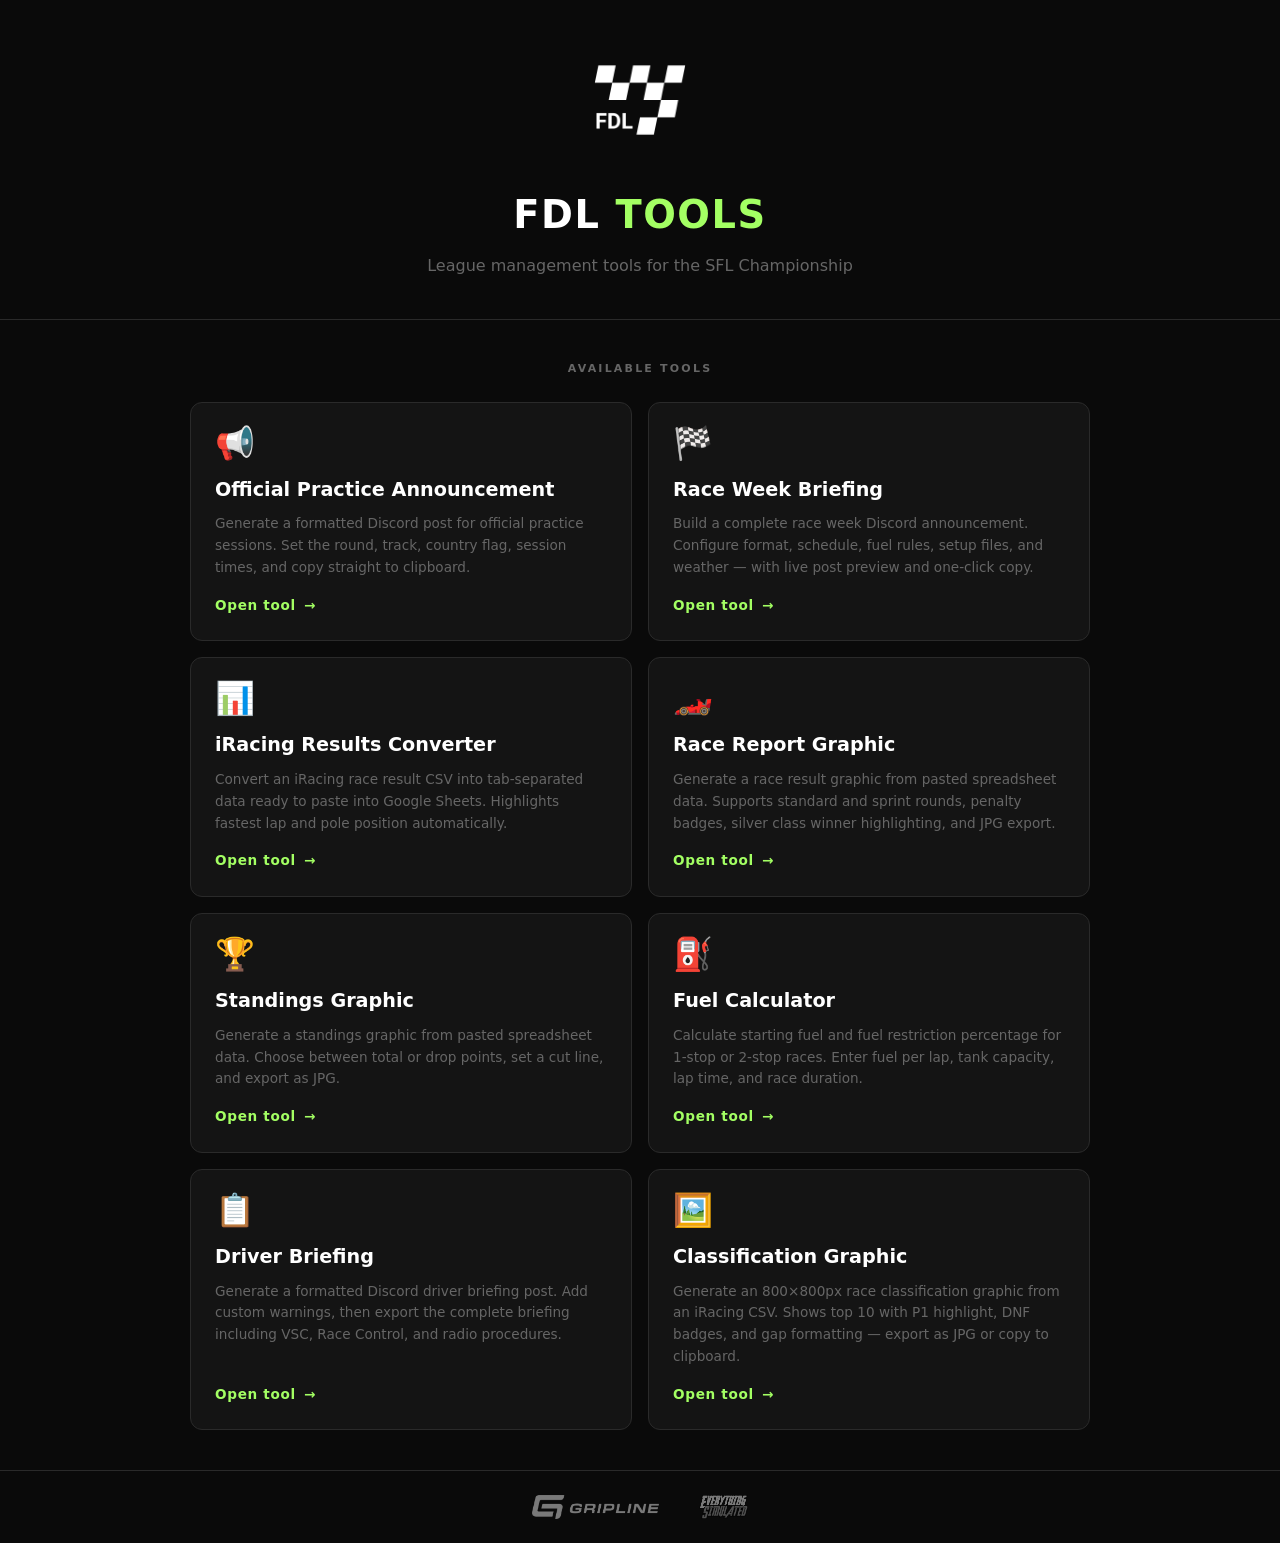
<file: index.html>
<!DOCTYPE html>
<html lang="en">
<head>
  <meta charset="UTF-8">
  <meta name="viewport" content="width=device-width, initial-scale=1.0">
  <title>FDL Tools</title>
  <link rel="stylesheet" href="./theme.css">
  <style>
    .home-wrapper {
      min-height: 100vh;
      display: flex;
      flex-direction: column;
    }

    /* ── Hero ────────────────────────────────────────── */
    .hero {
      padding: var(--space-xl) var(--space-lg);
      border-bottom: 1px solid var(--color-border);
      text-align: center;
    }

    .hero__logo {
      width: 120px;
      height: auto;
      margin-bottom: var(--space-lg);
      display: block;
      margin-left: auto;
      margin-right: auto;
    }

    .hero__title {
      font-size: 2.4rem;
      font-weight: 700;
      color: var(--color-text);
      letter-spacing: 0.04em;
      text-transform: uppercase;
      margin-bottom: var(--space-sm);
    }

    .hero__title span {
      color: var(--color-accent);
    }

    .hero__subtitle {
      font-size: var(--text-base);
      color: var(--color-text-muted);
    }

    /* ── Tool grid ───────────────────────────────────── */
    .tools-section {
      flex: 1;
      padding: var(--space-xl) var(--space-lg);
    }

    .tools-section__label {
      font-size: 11px;
      font-weight: 700;
      letter-spacing: 0.2em;
      text-transform: uppercase;
      color: var(--color-text-muted);
      margin-bottom: var(--space-lg);
      text-align: center;
    }

    .tools-grid {
      display: grid;
      grid-template-columns: repeat(auto-fill, minmax(320px, 1fr));
      gap: var(--space-md);
      max-width: 900px;
      margin: 0 auto;
    }

    .tool-card {
      display: flex;
      flex-direction: column;
      background: var(--color-surface);
      border: 1px solid var(--color-border);
      border-radius: var(--radius-lg);
      padding: var(--space-lg);
      text-decoration: none;
      color: inherit;
      transition: border-color 0.15s, transform 0.15s;
      position: relative;
      overflow: hidden;
    }

    .tool-card::before {
      content: '';
      position: absolute;
      top: 0;
      left: 0;
      right: 0;
      height: 2px;
      background: var(--color-accent);
      opacity: 0;
      transition: opacity 0.15s;
    }

    .tool-card:hover {
      border-color: var(--color-accent);
      transform: translateY(-2px);
    }

    .tool-card:hover::before {
      opacity: 1;
    }

    .tool-card__icon {
      font-size: 2rem;
      margin-bottom: var(--space-md);
      line-height: 1;
    }

    .tool-card__name {
      font-size: var(--text-lg);
      font-weight: 700;
      color: var(--color-text);
      margin-bottom: var(--space-sm);
    }

    .tool-card__desc {
      font-size: var(--text-sm);
      color: var(--color-text-muted);
      line-height: 1.6;
      flex: 1;
      margin-bottom: var(--space-md);
    }

    .tool-card__cta {
      display: inline-flex;
      align-items: center;
      gap: var(--space-sm);
      font-size: var(--text-sm);
      font-weight: 700;
      color: var(--color-accent);
      letter-spacing: 0.05em;
    }

    .tool-card__cta::after {
      content: '→';
      transition: transform 0.15s;
    }

    .tool-card:hover .tool-card__cta::after {
      transform: translateX(4px);
    }

    /* ── Footer ──────────────────────────────────────── */
    .footer {
      padding: var(--space-lg);
      border-top: 1px solid var(--color-border);
      display: flex;
      align-items: center;
      justify-content: center;
      gap: var(--space-xl);
      flex-wrap: wrap;
    }

    .footer__sponsor {
      display: flex;
      align-items: center;
      gap: var(--space-sm);
      opacity: 0.45;
      transition: opacity 0.15s;
    }

    .footer__sponsor:hover {
      opacity: 0.7;
    }

    .footer__sponsor img {
      height: 24px;
      width: auto;
      filter: grayscale(1) brightness(2);
    }

    .footer__sponsor span {
      font-size: var(--text-sm);
      color: var(--color-text-muted);
    }
  </style>
</head>
<body>
  <div class="home-wrapper">

    <section class="hero">
      <img class="hero__logo" src="./assets/logos/white-fdl-logo.png" alt="FDL logo">
      <h1 class="hero__title">FDL <span>Tools</span></h1>
      <p class="hero__subtitle">League management tools for the SFL Championship</p>
    </section>

    <section class="tools-section">
      <p class="tools-section__label">Available Tools</p>
      <div class="tools-grid">

        <a class="tool-card" href="./src/official-practice-announcement/index.html">
          <div class="tool-card__icon">📢</div>
          <div class="tool-card__name">Official Practice Announcement</div>
          <p class="tool-card__desc">
            Generate a formatted Discord post for official practice sessions.
            Set the round, track, country flag, session times, and copy straight to clipboard.
          </p>
          <span class="tool-card__cta">Open tool</span>
        </a>

        <a class="tool-card" href="./src/race-week-briefing/index.html">
          <div class="tool-card__icon">🏁</div>
          <div class="tool-card__name">Race Week Briefing</div>
          <p class="tool-card__desc">
            Build a complete race week Discord announcement. Configure format, schedule,
            fuel rules, setup files, and weather — with live post preview and one-click copy.
          </p>
          <span class="tool-card__cta">Open tool</span>
        </a>

        <a class="tool-card" href="./src/iracing-results-converter/index.html">
          <div class="tool-card__icon">📊</div>
          <div class="tool-card__name">iRacing Results Converter</div>
          <p class="tool-card__desc">
            Convert an iRacing race result CSV into tab-separated data ready to paste into
            Google Sheets. Highlights fastest lap and pole position automatically.
          </p>
          <span class="tool-card__cta">Open tool</span>
        </a>

        <a class="tool-card" href="./src/race-report-graphic/index.html">
          <div class="tool-card__icon">🏎️</div>
          <div class="tool-card__name">Race Report Graphic</div>
          <p class="tool-card__desc">
            Generate a race result graphic from pasted spreadsheet data.
            Supports standard and sprint rounds, penalty badges, silver class winner highlighting, and JPG export.
          </p>
          <span class="tool-card__cta">Open tool</span>
        </a>

        <a class="tool-card" href="./src/standings-graphic/index.html">
          <div class="tool-card__icon">🏆</div>
          <div class="tool-card__name">Standings Graphic</div>
          <p class="tool-card__desc">
            Generate a standings graphic from pasted spreadsheet data.
            Choose between total or drop points, set a cut line, and export as JPG.
          </p>
          <span class="tool-card__cta">Open tool</span>
        </a>

        <a class="tool-card" href="./src/fuel-calculator/index.html">
          <div class="tool-card__icon">⛽</div>
          <div class="tool-card__name">Fuel Calculator</div>
          <p class="tool-card__desc">
            Calculate starting fuel and fuel restriction percentage for 1-stop or 2-stop races.
            Enter fuel per lap, tank capacity, lap time, and race duration.
          </p>
          <span class="tool-card__cta">Open tool</span>
        </a>

        <a class="tool-card" href="./src/driver-briefing/index.html">
          <div class="tool-card__icon">📋</div>
          <div class="tool-card__name">Driver Briefing</div>
          <p class="tool-card__desc">
            Generate a formatted Discord driver briefing post. Add custom warnings,
            then export the complete briefing including VSC, Race Control, and radio procedures.
          </p>
          <span class="tool-card__cta">Open tool</span>
        </a>

        <a class="tool-card" href="./src/classification-graphic/index.html">
          <div class="tool-card__icon">🖼️</div>
          <div class="tool-card__name">Classification Graphic</div>
          <p class="tool-card__desc">
            Generate an 800×800px race classification graphic from an iRacing CSV.
            Shows top 10 with P1 highlight, DNF badges, and gap formatting — export as JPG or copy to clipboard.
          </p>
          <span class="tool-card__cta">Open tool</span>
        </a>

      </div>
    </section>

    <footer class="footer">
      <div class="footer__sponsor">
        <img src="./assets/logos/gripline-logo.png" alt="Gripline">
      </div>
      <div class="footer__sponsor">
        <img src="./assets/logos/everything-simulated-logo.webp" alt="Everything Simulated">
      </div>
    </footer>

  </div>
</body>
</html>
</file>
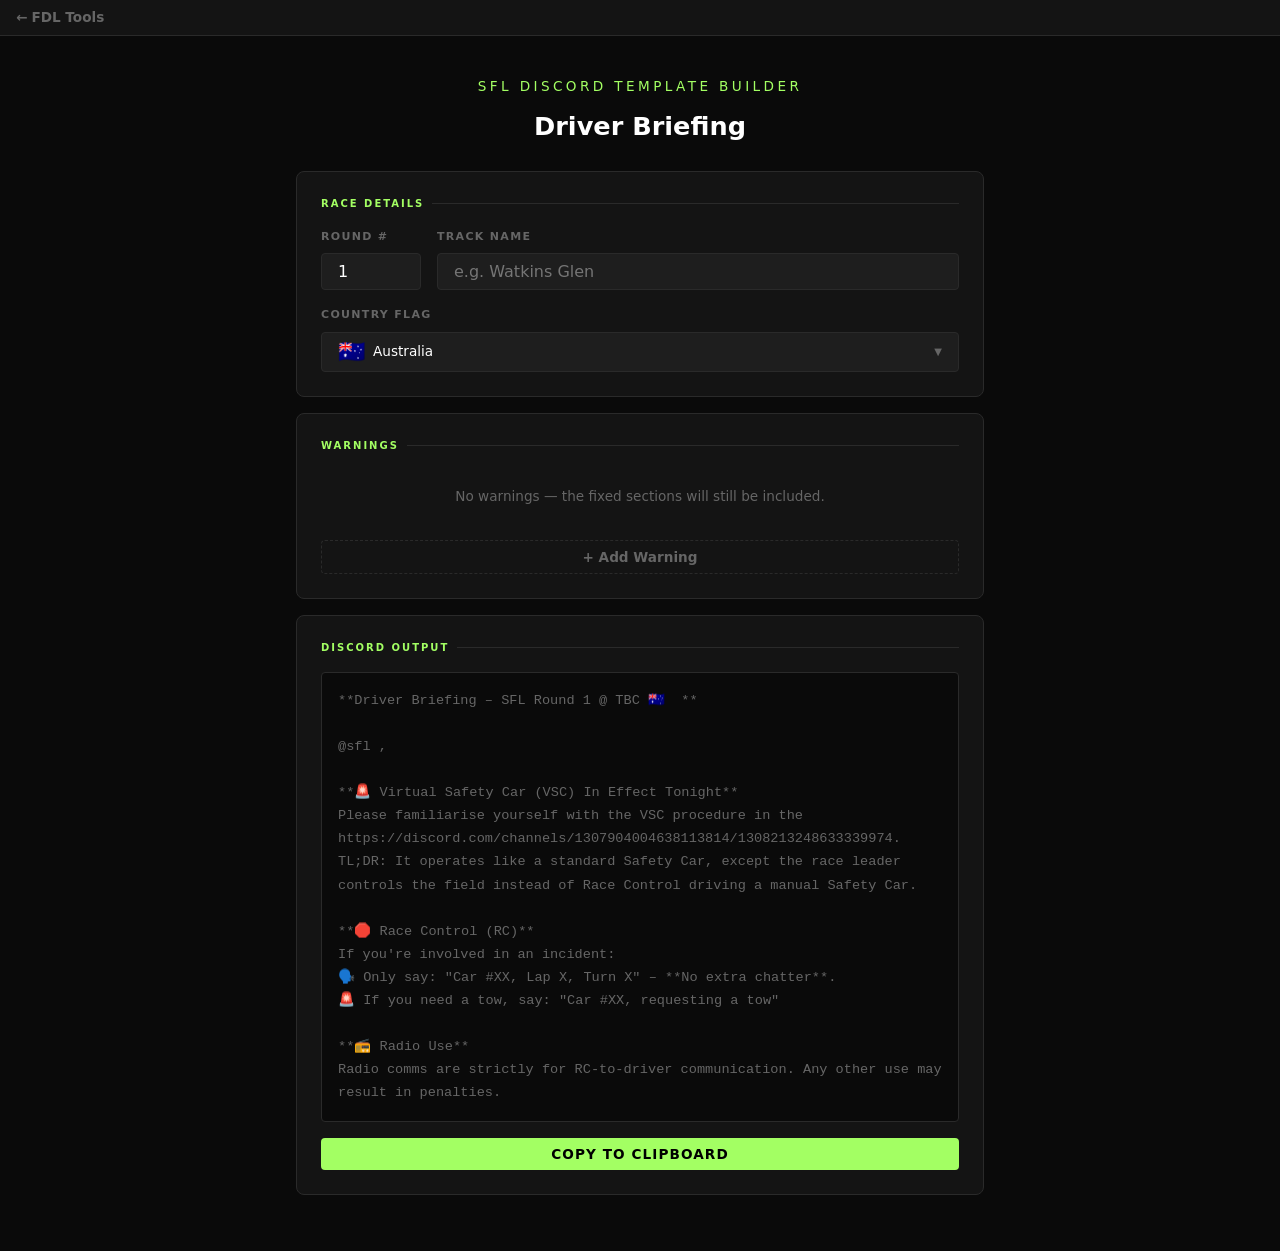
<file: src/driver-briefing/index.html>
<!DOCTYPE html>
<html lang="en">
<head>
  <meta charset="UTF-8">
  <meta name="viewport" content="width=device-width, initial-scale=1.0">
  <title>Driver Briefing — FDL Tools</title>
  <link rel="stylesheet" href="../../theme.css">
  <link rel="stylesheet" href="./style.css">
</head>
<body>

  <nav class="topnav">
    <a href="../../index.html" class="home-btn">FDL Tools</a>
  </nav>

  <div class="page-wrapper">

    <header class="page-header">
      <div class="page-header__label">SFL Discord Template Builder</div>
      <h1 class="page-header__title">Driver Briefing</h1>
    </header>

    <!-- Card 1: Race Details -->
    <div class="card">
      <div class="section-title">RACE DETAILS</div>

      <div class="grid-round-track">
        <div class="form-group">
          <label class="label" for="round-number">Round #</label>
          <input type="number" id="round-number" class="input-field" min="1" max="20" value="1">
        </div>
        <div class="form-group">
          <label class="label" for="track-name">Track Name</label>
          <input type="text" id="track-name" class="input-field" placeholder="e.g. Watkins Glen">
        </div>
      </div>

      <div class="form-group">
        <label class="label">Country Flag</label>
        <div class="flag-dropdown" id="flag-dropdown">
          <div class="flag-trigger" id="flag-trigger" tabindex="0" role="button" aria-haspopup="listbox">
            <span class="flag-trigger__code" id="flag-trigger-code"></span>
            <span class="flag-trigger__name" id="flag-trigger-name"></span>
            <span class="flag-trigger__chevron" aria-hidden="true">▼</span>
          </div>
          <div class="flag-panel" id="flag-panel" role="listbox">
            <input type="text" class="flag-search" id="flag-search" placeholder="Search country..." autocomplete="off">
            <div class="flag-list" id="flag-list"></div>
          </div>
        </div>
      </div>
    </div>

    <!-- Card 2: Warnings -->
    <div class="card">
      <div class="section-title">WARNINGS</div>
      <div id="warnings-list"></div>
      <button class="add-warning-btn" id="add-warning-btn">+ Add Warning</button>
    </div>

    <!-- Card 3: Output -->
    <div class="card">
      <div class="section-title">DISCORD OUTPUT</div>
      <div class="raw-output" id="raw-output"></div>
      <button class="copy-btn" id="copy-btn">Copy to Clipboard</button>
    </div>

  </div>

  <script src="./index.js"></script>
</body>
</html>
</file>
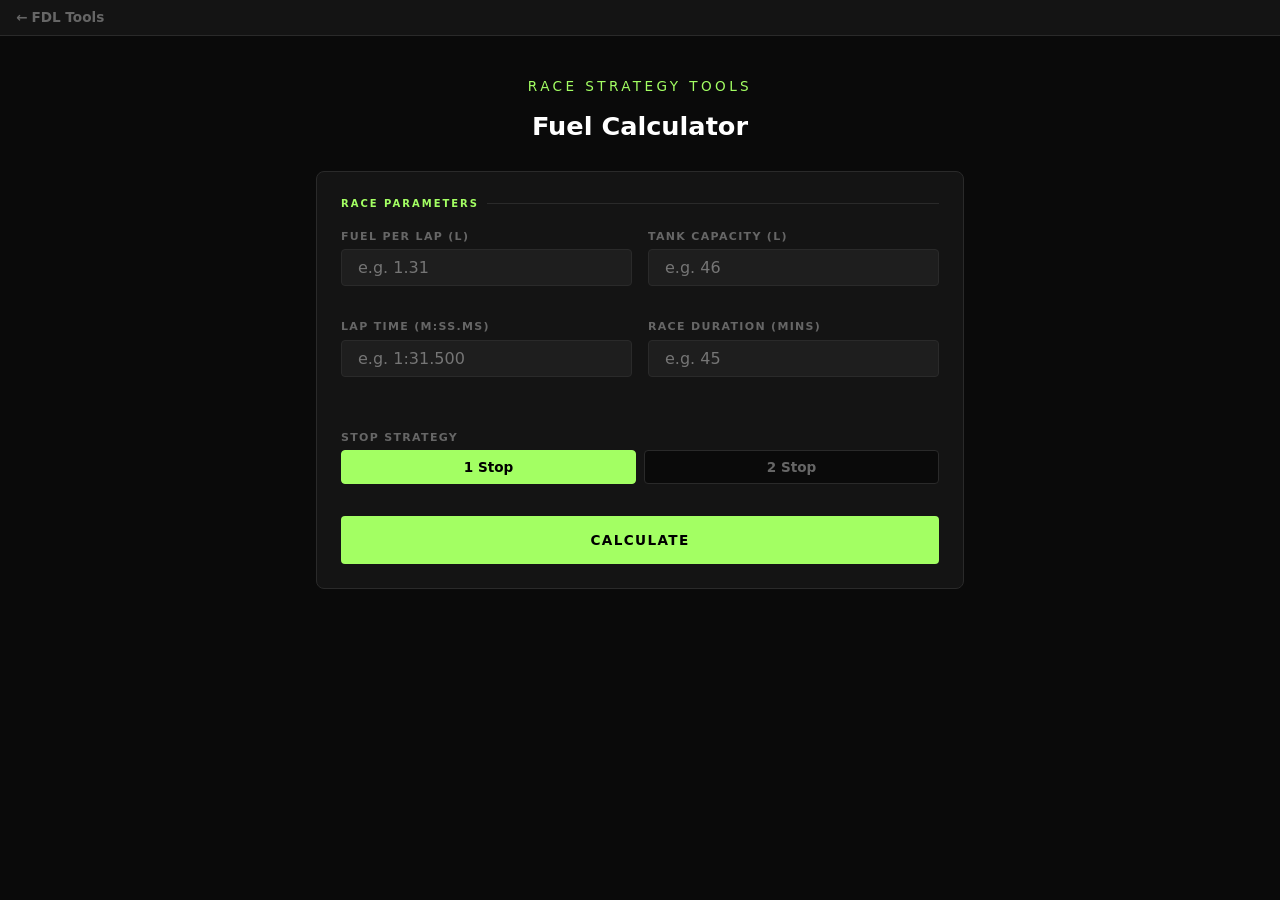
<file: src/fuel-calculator/index.html>
<!DOCTYPE html>
<html lang="en">
<head>
  <meta charset="UTF-8">
  <meta name="viewport" content="width=device-width, initial-scale=1.0">
  <title>Fuel Calculator — FDL Tools</title>
  <link rel="stylesheet" href="../../theme.css">
  <link rel="stylesheet" href="./style.css">
</head>
<body>

  <nav class="topnav">
    <a href="../../index.html" class="home-btn">FDL Tools</a>
  </nav>

  <div class="page-wrapper">

    <header class="page-header">
      <div class="page-header__label">Race Strategy Tools</div>
      <h1 class="page-header__title">Fuel Calculator</h1>
    </header>

    <!-- Card 1: Inputs -->
    <div class="card">
      <div class="section-title">RACE PARAMETERS</div>

      <div class="grid-2">
        <div class="form-group">
          <label class="label" for="fuel-per-lap">Fuel Per Lap (L)</label>
          <input type="number" id="fuel-per-lap" class="input-field" step="0.01" min="0.1" placeholder="e.g. 1.31">
        </div>
        <div class="form-group">
          <label class="label" for="tank-capacity">Tank Capacity (L)</label>
          <input type="number" id="tank-capacity" class="input-field" step="0.1" min="1" placeholder="e.g. 46">
        </div>
      </div>

      <div class="grid-2">
        <div class="form-group">
          <label class="label" for="lap-time">Lap Time (m:ss.ms)</label>
          <input type="text" id="lap-time" class="input-field" placeholder="e.g. 1:31.500">
          <span class="field-hint" id="lap-time-hint"></span>
        </div>
        <div class="form-group">
          <label class="label" for="race-duration">Race Duration (mins)</label>
          <input type="number" id="race-duration" class="input-field" step="1" min="1" placeholder="e.g. 45">
        </div>
      </div>

      <div class="form-group">
        <label class="label">Stop Strategy</label>
        <div class="toggle-btns">
          <button class="toggle-btn toggle-btn--active" data-stops="1">1 Stop</button>
          <button class="toggle-btn" data-stops="2">2 Stop</button>
        </div>
      </div>

      <div id="error-msg" class="error-msg" style="display:none"></div>

      <button class="calc-btn" id="calc-btn">CALCULATE</button>
    </div>

    <!-- Card 2: Results -->
    <div class="card" id="results-card" style="display:none">
      <div class="section-title">RESULTS</div>

      <!-- Race overview -->
      <div class="result-group">
        <div class="result-row">
          <span class="result-label">Total Laps</span>
          <span class="result-value" id="r-laps"></span>
        </div>
        <div class="result-row">
          <span class="result-label">Total Fuel Needed</span>
          <span class="result-value" id="r-total-fuel"></span>
        </div>
        <div class="result-row">
          <span class="result-label">Lap 1 Refuel (if needed)</span>
          <span class="result-value" id="r-lap1-refuel"></span>
        </div>
      </div>

      <!-- Key setup values -->
      <div class="highlight-row">
        <div class="highlight-card">
          <div class="highlight-card__label">Starting Fuel</div>
          <div class="highlight-card__value" id="r-starting-fuel"></div>
          <div class="highlight-card__adj">
            <button class="adj-btn" id="sf-minus">−0.5L</button>
            <button class="adj-btn" id="sf-plus">+0.5L</button>
          </div>
        </div>
        <div class="highlight-card">
          <div class="highlight-card__label">Fuel Restriction</div>
          <div class="highlight-card__value" id="r-restriction-pct"></div>
          <div class="highlight-card__sub" id="r-restriction-amount"></div>
          <div class="highlight-card__adj">
            <button class="adj-btn" id="rp-minus">−1%</button>
            <button class="adj-btn" id="rp-plus">+1%</button>
          </div>
        </div>
      </div>

      <!-- Pit strategy -->
      <div class="section-title" style="margin-top: var(--space-lg)">PIT STRATEGY</div>
      <div id="r-pits" class="pit-list"></div>

      <!-- Stint breakdown -->
      <div class="section-title" style="margin-top: var(--space-lg)">STINT BREAKDOWN</div>
      <div id="r-stints" class="stint-list"></div>
    </div>

  </div>

  <script src="./index.js"></script>
</body>
</html>
</file>
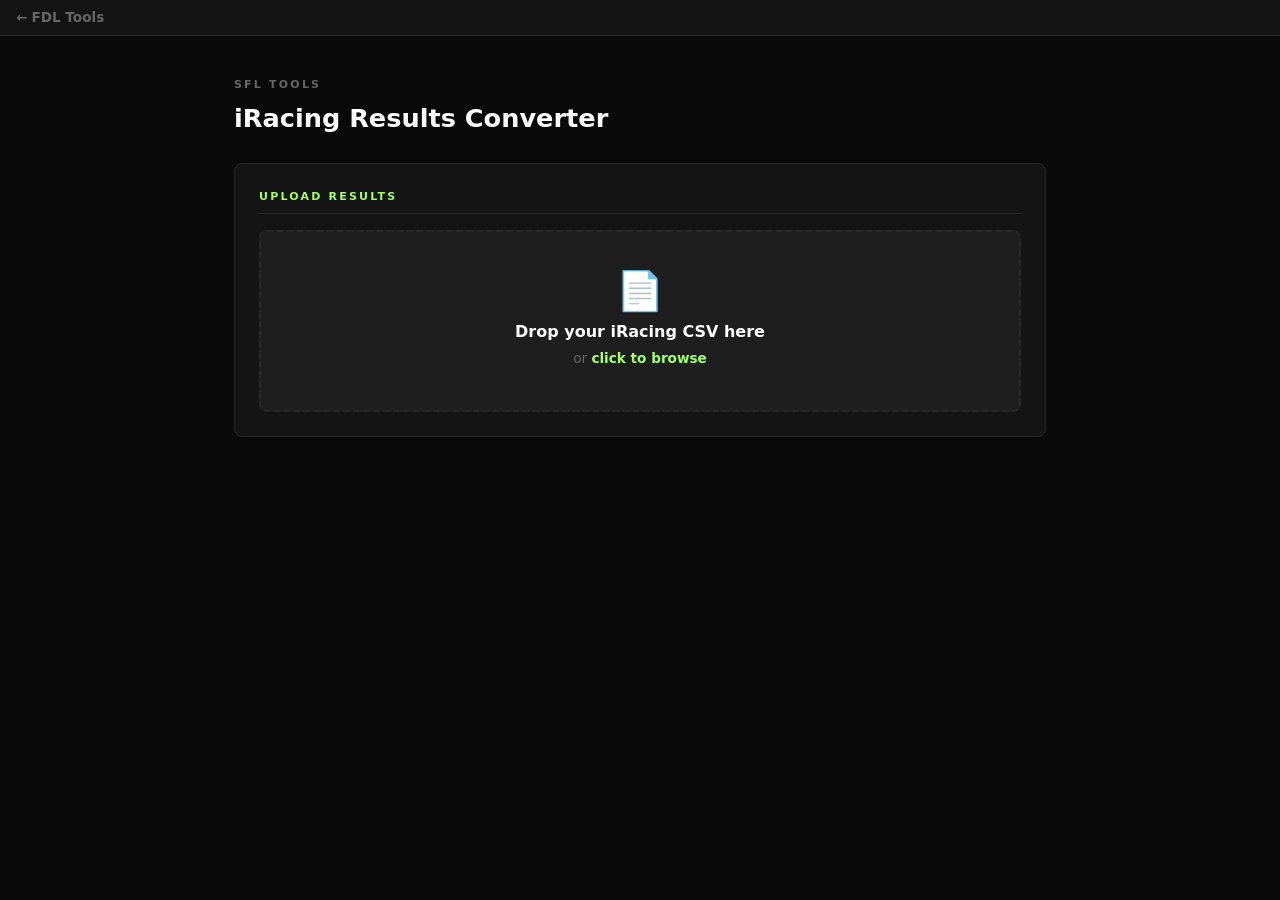
<file: src/iracing-results-converter/index.html>
<!DOCTYPE html>
<html lang="en">
<head>
  <meta charset="UTF-8">
  <meta name="viewport" content="width=device-width, initial-scale=1.0">
  <title>iRacing Results Converter — FDL Tools</title>
  <link rel="stylesheet" href="../../theme.css">
  <link rel="stylesheet" href="./style.css">
</head>
<body>

  <nav class="topnav">
    <a href="../../index.html" class="home-btn">FDL Tools</a>
  </nav>

  <div class="page-wrapper">

    <header class="page-header">
      <div class="page-header__label">SFL Tools</div>
      <h1 class="page-header__title">iRacing Results Converter</h1>
    </header>

    <!-- Upload card -->
    <div class="card">
      <div class="section-title">UPLOAD RESULTS</div>
      <div class="drop-zone" id="drop-zone">
        <div class="drop-zone__icon">📄</div>
        <div class="drop-zone__title">Drop your iRacing CSV here</div>
        <div class="drop-zone__hint">or <span>click to browse</span></div>
      </div>
      <div class="error-bar" id="error-bar"></div>
      <input type="file" id="file-input" accept=".csv,.txt">
    </div>

    <!-- Highlights -->
    <div class="results-section" id="highlights-section">
      <div class="highlights">
        <div class="highlight-card">
          <div class="highlight-card__badge">⚡ Fastest Lap</div>
          <div class="highlight-card__value" id="hl-fastest-time">—</div>
          <div class="highlight-card__sub" id="hl-fastest-name"></div>
        </div>
        <div class="highlight-card">
          <div class="highlight-card__badge">🥇 Pole Position</div>
          <div class="highlight-card__value" id="hl-pole-name">—</div>
          <div class="highlight-card__sub" id="hl-pole-time"></div>
        </div>
      </div>
    </div>

    <!-- Output card -->
    <div class="card results-section" id="output-section">
      <div class="section-title">TAB-SEPARATED OUTPUT</div>
      <div class="output-header">
        <div class="output-meta">
          <span id="output-count">0</span> drivers &mdash; paste directly into Google Sheets
        </div>
        <button class="copy-btn" id="copy-btn" disabled>Copy to Clipboard</button>
      </div>
      <textarea class="output-textarea" id="output-textarea" readonly spellcheck="false"></textarea>
    </div>

  </div>

  <script src="./index.js"></script>
</body>
</html>
</file>
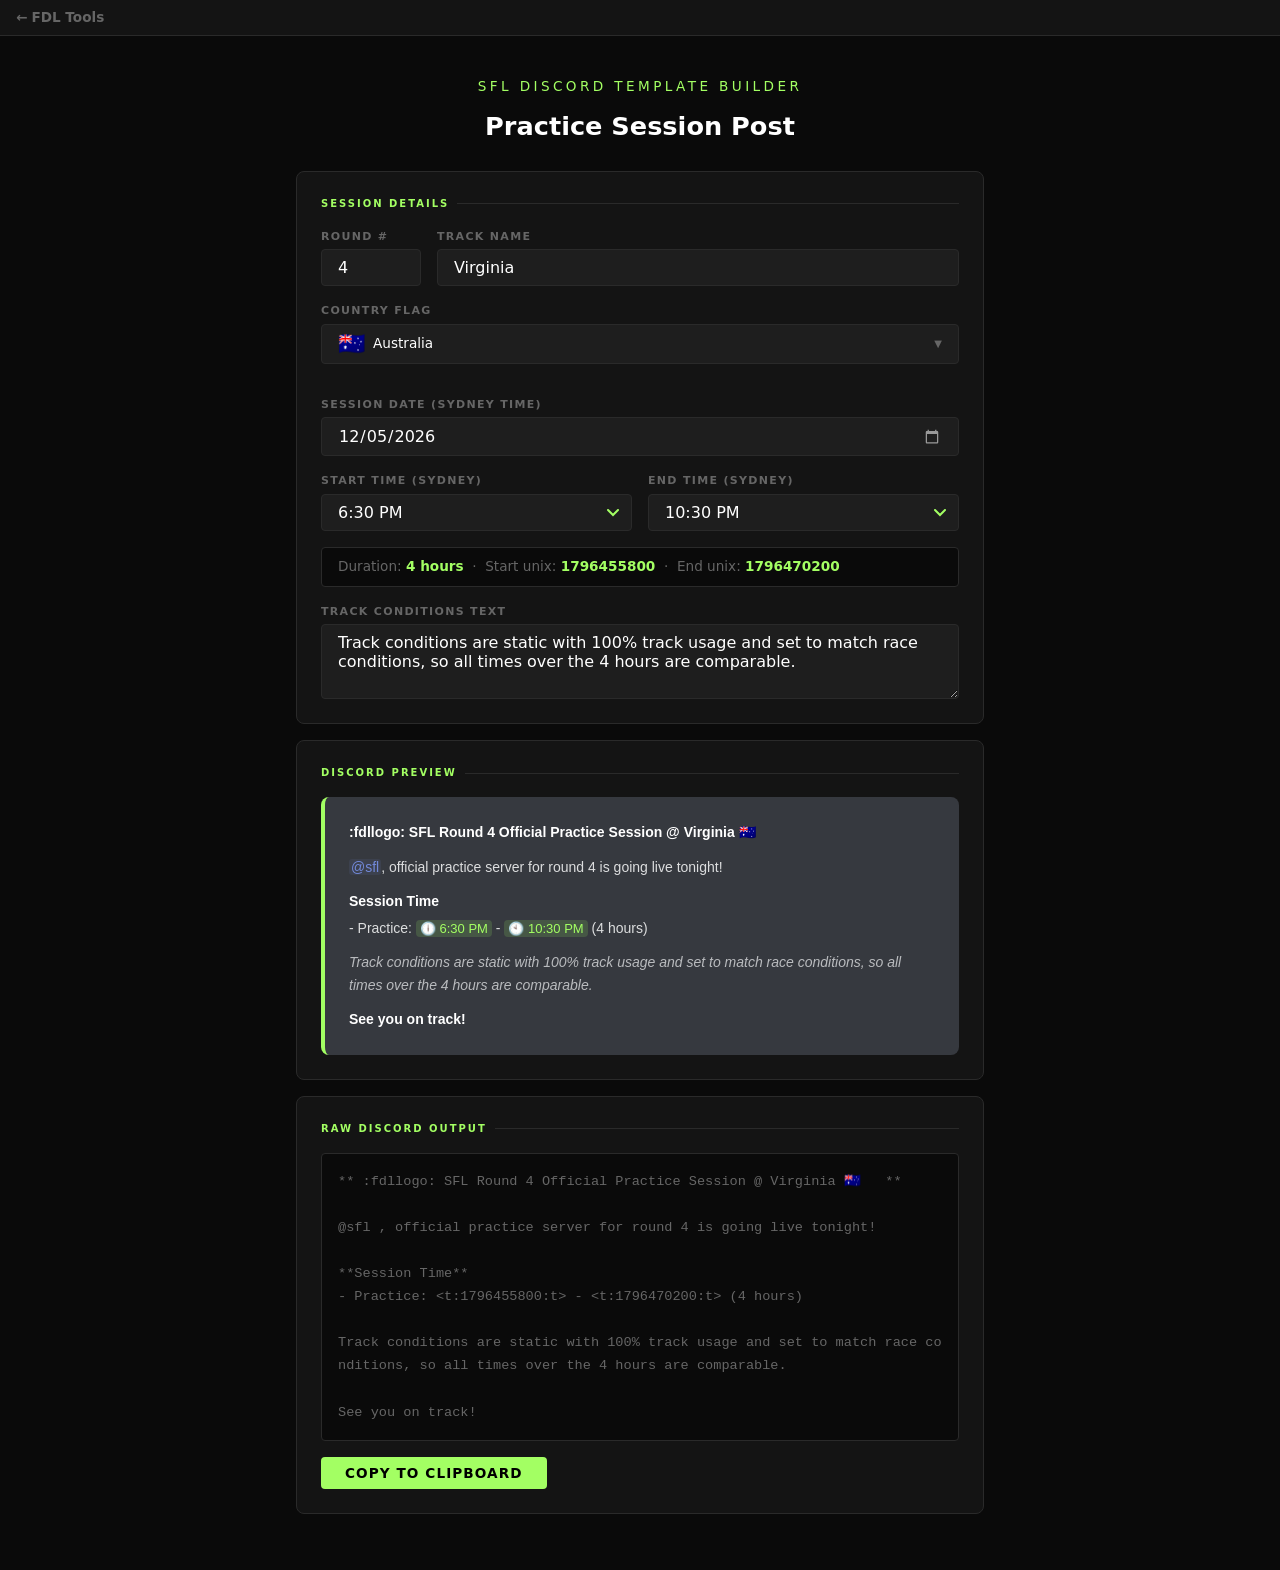
<file: src/official-practice-announcement/index.html>
<!DOCTYPE html>
<html lang="en">
<head>
  <meta charset="UTF-8">
  <meta name="viewport" content="width=device-width, initial-scale=1.0">
  <title>Official Practice Announcement — FDL Tools</title>
  <link rel="stylesheet" href="../../theme.css">
  <link rel="stylesheet" href="./style.css">
</head>
<body>

  <nav class="topnav">
    <a href="../../index.html" class="home-btn">FDL Tools</a>
  </nav>

  <div class="page-wrapper">

    <header class="page-header">
      <div class="page-header__label">SFL Discord Template Builder</div>
      <h1 class="page-header__title">Practice Session Post</h1>
    </header>

    <!-- Card 1: Session Details -->
    <div class="card">
      <div class="section-title">SESSION DETAILS</div>

      <div class="grid-round-track">
        <div class="form-group">
          <label class="label" for="round-number">Round #</label>
          <input type="number" id="round-number" class="input-field" min="1" max="20">
        </div>
        <div class="form-group">
          <label class="label" for="track-name">Track Name</label>
          <input type="text" id="track-name" class="input-field" placeholder="e.g. Virginia">
        </div>
      </div>

      <div class="form-group">
        <label class="label">Country Flag</label>
        <div class="flag-dropdown" id="flag-dropdown">
          <div class="flag-trigger" id="flag-trigger" tabindex="0" role="button" aria-haspopup="listbox">
            <span class="flag-trigger__code" id="flag-trigger-code"></span>
            <span class="flag-trigger__name" id="flag-trigger-name"></span>
            <span class="flag-trigger__chevron" aria-hidden="true">▼</span>
          </div>
          <div class="flag-panel" id="flag-panel" role="listbox">
            <input type="text" class="flag-search" id="flag-search" placeholder="Search country..." autocomplete="off">
            <div class="flag-list" id="flag-list"></div>
          </div>
        </div>
      </div>

      <div class="form-group">
        <label class="label" for="session-date">Session Date (Sydney time)</label>
        <input type="date" id="session-date" class="input-field">
      </div>

      <div class="grid-times">
        <div class="form-group">
          <label class="label" for="start-time">Start Time (Sydney)</label>
          <select id="start-time" class="select-field"></select>
        </div>
        <div class="form-group">
          <label class="label" for="end-time">End Time (Sydney)</label>
          <select id="end-time" class="select-field"></select>
        </div>
      </div>

      <div class="info-bar">
        Duration: <span id="info-duration"></span>
        &nbsp;·&nbsp;
        Start unix: <span id="info-start-unix"></span>
        &nbsp;·&nbsp;
        End unix: <span id="info-end-unix"></span>
      </div>

      <div class="form-group">
        <label class="label" for="body-text">Track Conditions Text</label>
        <textarea id="body-text" class="input-field" rows="3"></textarea>
      </div>
    </div>

    <!-- Card 2: Discord Preview -->
    <div class="card">
      <div class="section-title">DISCORD PREVIEW</div>
      <div class="preview-box" id="preview-box"></div>
    </div>

    <!-- Card 3: Raw Output -->
    <div class="card">
      <div class="section-title">RAW DISCORD OUTPUT</div>
      <div class="raw-output" id="raw-output"></div>
      <button class="copy-btn" id="copy-btn">Copy to Clipboard</button>
    </div>

  </div>

  <script src="./index.js"></script>
</body>
</html>
</file>
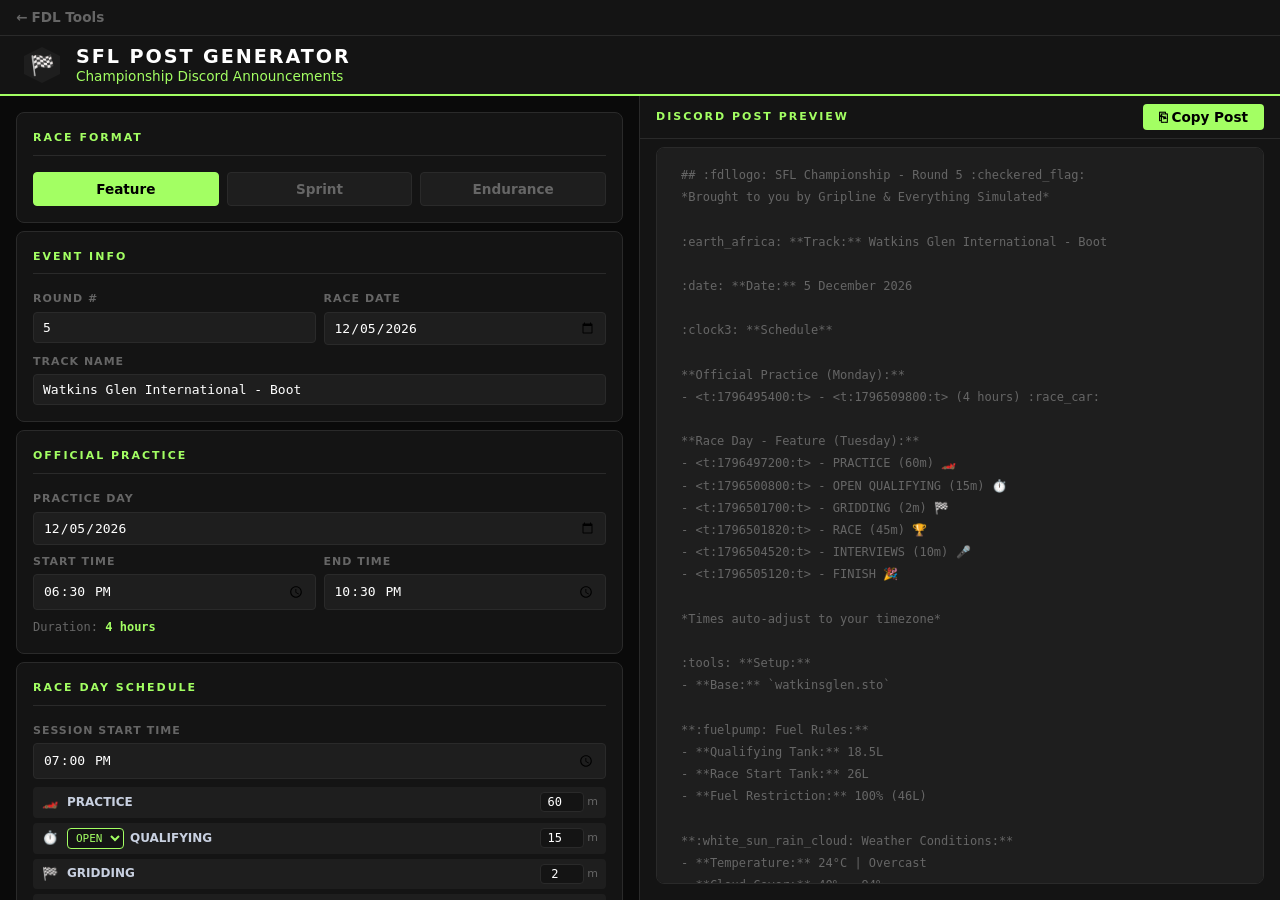
<file: src/race-week-briefing/index.html>
<!DOCTYPE html>
<html lang="en">
<head>
  <meta charset="UTF-8">
  <meta name="viewport" content="width=device-width, initial-scale=1.0">
  <title>Race Week Briefing — FDL Tools</title>
  <link rel="stylesheet" href="../../theme.css">
  <link rel="stylesheet" href="./style.css">
</head>
<body>
  <div id="app"></div>
  <script src="./index.js"></script>
</body>
</html>
</file>
<file: theme.css>
:root {
  /* Colors */
  --color-bg:           #0a0a0a;
  --color-surface:      #141414;
  --color-surface-2:    #1e1e1e;
  --color-border:       #2a2a2a;
  --color-text:         #ffffff;
  --color-text-muted:   #666666;
  --color-accent:       #a3ff63;
  --color-accent-hover: #b8ff80;
  --color-danger:       #ff4d4d;
  --color-success:      #a3ff63;

  /* Spacing */
  --space-xs:  4px;
  --space-sm:  8px;
  --space-md:  16px;
  --space-lg:  24px;
  --space-xl:  40px;

  /* Typography */
  --font-base: 'Inter', system-ui, sans-serif;
  --font-mono: 'JetBrains Mono', 'Fira Code', monospace;
  --text-sm:   0.85rem;
  --text-base: 1rem;
  --text-lg:   1.2rem;
  --text-xl:   1.6rem;

  /* Radii */
  --radius-sm: 4px;
  --radius-md: 8px;
  --radius-lg: 12px;
}

/* Reset */
*, *::before, *::after { box-sizing: border-box; margin: 0; padding: 0; }

html { font-size: 16px; }

body {
  background: var(--color-bg);
  color: var(--color-text);
  font-family: var(--font-base);
  font-size: var(--text-base);
  line-height: 1.6;
  min-height: 100vh;
}

/* Layout */
.container {
  width: 100%;
  max-width: 1100px;
  margin: 0 auto;
  padding: 0 var(--space-lg);
}

/* Header */
.site-header {
  background: var(--color-surface);
  border-bottom: 1px solid var(--color-border);
  padding: var(--space-md) 0;
}

.site-header__title {
  font-size: var(--text-xl);
  font-weight: 700;
  color: var(--color-accent);
  letter-spacing: 0.02em;
}

.site-header__subtitle {
  font-size: var(--text-sm);
  color: var(--color-text-muted);
  margin-top: 2px;
}

/* Cards */
.card {
  background: var(--color-surface);
  border: 1px solid var(--color-border);
  border-radius: var(--radius-md);
  padding: var(--space-lg);
}

/* Buttons */
.btn {
  display: inline-flex;
  align-items: center;
  gap: var(--space-sm);
  padding: var(--space-sm) var(--space-md);
  border: none;
  border-radius: var(--radius-sm);
  font-family: var(--font-base);
  font-size: var(--text-sm);
  font-weight: 600;
  cursor: pointer;
  transition: background 0.15s, color 0.15s;
}

.btn--primary {
  background: var(--color-accent);
  color: #000;
}
.btn--primary:hover { background: var(--color-accent-hover); }

.btn--ghost {
  background: transparent;
  color: var(--color-text-muted);
  border: 1px solid var(--color-border);
}
.btn--ghost:hover { color: var(--color-text); border-color: var(--color-text-muted); }

.btn--danger {
  background: var(--color-danger);
  color: #fff;
}
.btn--danger:hover { opacity: 0.85; }

/* Forms */
.form-group {
  display: flex;
  flex-direction: column;
  gap: var(--space-xs);
}

label {
  font-size: var(--text-sm);
  color: var(--color-text-muted);
  font-weight: 500;
}

input, select, textarea {
  background: var(--color-surface-2);
  border: 1px solid var(--color-border);
  border-radius: var(--radius-sm);
  color: var(--color-text);
  font-family: var(--font-base);
  font-size: var(--text-base);
  padding: var(--space-sm) var(--space-md);
  transition: border-color 0.15s;
}

input:focus, select:focus, textarea:focus {
  outline: none;
  border-color: var(--color-accent);
}

/* Tables */
table {
  width: 100%;
  border-collapse: collapse;
  font-size: var(--text-sm);
}

thead th {
  text-align: left;
  padding: var(--space-sm) var(--space-md);
  color: var(--color-text-muted);
  font-weight: 600;
  border-bottom: 1px solid var(--color-border);
  letter-spacing: 0.05em;
  text-transform: uppercase;
}

tbody td {
  padding: var(--space-sm) var(--space-md);
  border-bottom: 1px solid var(--color-border);
}

tbody tr:last-child td { border-bottom: none; }
tbody tr:hover { background: var(--color-surface-2); }

/* Badges */
.badge {
  display: inline-block;
  padding: 2px 8px;
  border-radius: 999px;
  font-size: 0.75rem;
  font-weight: 600;
}

.badge--success { background: #1a2e0f; color: var(--color-success); }
.badge--danger  { background: #3d1a1a; color: var(--color-danger); }
.badge--neutral { background: var(--color-surface-2); color: var(--color-text-muted); }

/* Utilities */
.text-muted   { color: var(--color-text-muted); }
.text-accent  { color: var(--color-accent); }
.text-danger  { color: var(--color-danger); }
.text-success { color: var(--color-success); }
.text-mono    { font-family: var(--font-mono); }

.mt-sm { margin-top: var(--space-sm); }
.mt-md { margin-top: var(--space-md); }
.mt-lg { margin-top: var(--space-lg); }

/* ── Top nav / home button ──────────────────────────────── */
.topnav {
  background: var(--color-surface);
  border-bottom: 1px solid var(--color-border);
  padding: 0 var(--space-md);
  height: 36px;
  display: flex;
  align-items: center;
  flex-shrink: 0;
}

.home-btn {
  display: inline-flex;
  align-items: center;
  gap: var(--space-xs);
  font-size: var(--text-sm);
  font-weight: 600;
  color: var(--color-text-muted);
  text-decoration: none;
  transition: color 0.15s;
}

.home-btn::before {
  content: '←';
}

.home-btn:hover {
  color: var(--color-accent);
}
</file>
<file: src/driver-briefing/style.css>
/* ── Layout ───────────────────────────────────── */
.page-wrapper {
  max-width: 720px;
  margin: 0 auto;
  padding: var(--space-xl) var(--space-md);
}

/* ── Header ───────────────────────────────────── */
.page-header {
  text-align: center;
  margin-bottom: var(--space-lg);
}

.page-header__label {
  font-size: var(--text-sm);
  letter-spacing: 0.25em;
  text-transform: uppercase;
  color: var(--color-accent);
  margin-bottom: var(--space-sm);
}

.page-header__title {
  font-size: var(--text-xl);
  font-weight: 700;
  color: var(--color-text);
}

/* ── Cards ────────────────────────────────────── */
.card {
  margin-bottom: var(--space-md);
}

/* ── Section title ────────────────────────────── */
.section-title {
  display: flex;
  align-items: center;
  gap: var(--space-sm);
  font-size: 10px;
  letter-spacing: 0.2em;
  text-transform: uppercase;
  color: var(--color-accent);
  font-weight: 700;
  margin-bottom: var(--space-md);
}

.section-title::after {
  content: '';
  flex: 1;
  height: 1px;
  background: var(--color-border);
}

/* ── Grids ────────────────────────────────────── */
.grid-round-track {
  display: grid;
  grid-template-columns: 100px 1fr;
  gap: var(--space-md);
  margin-bottom: var(--space-md);
}

.grid-round-track .form-group {
  margin-bottom: 0;
}

@media (max-width: 520px) {
  .grid-round-track { grid-template-columns: 1fr; }
}

/* ── Form groups ──────────────────────────────── */
.form-group {
  margin-bottom: var(--space-md);
}

.form-group:last-child {
  margin-bottom: 0;
}

/* ── Labels ───────────────────────────────────── */
.label {
  font-size: 11px;
  font-weight: 700;
  letter-spacing: 0.12em;
  text-transform: uppercase;
  color: var(--color-text-muted);
  display: block;
  margin-bottom: var(--space-xs);
}

/* ── Inputs ───────────────────────────────────── */
.input-field {
  width: 100%;
  outline: none;
  resize: vertical;
}

/* ── Flag dropdown ────────────────────────────── */
.flag-dropdown {
  position: relative;
}

.flag-trigger {
  background: var(--color-surface-2);
  border: 1px solid var(--color-border);
  border-radius: var(--radius-sm);
  padding: var(--space-sm) var(--space-md);
  display: flex;
  align-items: center;
  gap: var(--space-sm);
  cursor: pointer;
  transition: border-color 0.15s;
  user-select: none;
}

.flag-trigger:hover,
.flag-trigger:focus {
  border-color: var(--color-accent);
  outline: none;
}

.flag-trigger__code { font-size: 22px; line-height: 1; }
.flag-trigger__name { flex: 1; font-size: var(--text-sm); }
.flag-trigger__chevron { color: var(--color-text-muted); font-size: 10px; }

.flag-panel {
  position: absolute;
  top: calc(100% + 6px);
  left: 0;
  right: 0;
  background: var(--color-surface-2);
  border: 1px solid var(--color-accent);
  border-radius: var(--radius-md);
  z-index: 100;
  overflow: hidden;
  box-shadow: 0 8px 32px rgba(0, 0, 0, 0.5);
  display: none;
}

.flag-panel.open { display: block; }

.flag-search {
  background: var(--color-bg);
  border: none;
  border-bottom: 1px solid var(--color-border);
  color: var(--color-text);
  font-family: var(--font-base);
  font-size: var(--text-sm);
  padding: var(--space-sm) var(--space-md);
  width: 100%;
  outline: none;
}

.flag-list {
  max-height: 200px;
  overflow-y: auto;
}

.flag-item {
  display: flex;
  align-items: center;
  gap: var(--space-sm);
  padding: var(--space-sm) var(--space-md);
  cursor: pointer;
  font-size: var(--text-sm);
}

.flag-item:hover { background: var(--color-surface); }
.flag-item--active { background: var(--color-surface); color: var(--color-accent); }
.flag-item__code { font-size: 20px; line-height: 1; }

.flag-no-results {
  padding: var(--space-md);
  color: var(--color-text-muted);
  font-size: var(--text-sm);
  text-align: center;
}

/* ── Warning items ────────────────────────────── */
.warning-item {
  background: var(--color-bg);
  border: 1px solid var(--color-border);
  border-radius: var(--radius-sm);
  padding: var(--space-md);
  margin-bottom: var(--space-sm);
}

.warning-item__header {
  display: flex;
  align-items: center;
  justify-content: space-between;
  margin-bottom: var(--space-sm);
}

.warning-item__num {
  font-size: 11px;
  font-weight: 700;
  letter-spacing: 0.12em;
  text-transform: uppercase;
  color: var(--color-text-muted);
}

.warning-remove-btn {
  background: none;
  border: 1px solid var(--color-border);
  border-radius: var(--radius-sm);
  color: var(--color-text-muted);
  cursor: pointer;
  font-size: 12px;
  padding: 2px 8px;
  line-height: 1.6;
  transition: border-color 0.15s, color 0.15s;
}

.warning-remove-btn:hover {
  border-color: var(--color-danger);
  color: var(--color-danger);
}

.warning-item .form-group {
  margin-bottom: var(--space-sm);
}

.warning-item .form-group:last-child {
  margin-bottom: 0;
}

.no-warnings {
  font-size: var(--text-sm);
  color: var(--color-text-muted);
  text-align: center;
  padding: var(--space-md) 0;
  margin-bottom: var(--space-md);
}

/* ── Add warning button ───────────────────────── */
.add-warning-btn {
  background: none;
  border: 1px dashed var(--color-border);
  border-radius: var(--radius-sm);
  color: var(--color-text-muted);
  cursor: pointer;
  font-family: var(--font-base);
  font-size: var(--text-sm);
  font-weight: 600;
  padding: var(--space-sm) var(--space-md);
  width: 100%;
  transition: border-color 0.15s, color 0.15s;
}

.add-warning-btn:hover {
  border-color: var(--color-accent);
  color: var(--color-accent);
}

/* ── Raw output ───────────────────────────────── */
.raw-output {
  background: var(--color-bg);
  border: 1px solid var(--color-border);
  border-radius: var(--radius-sm);
  padding: var(--space-md);
  font-family: var(--font-mono);
  font-size: var(--text-sm);
  color: var(--color-text-muted);
  white-space: pre-wrap;
  word-break: break-word;
  line-height: 1.7;
  margin-bottom: var(--space-md);
  min-height: 120px;
}

/* ── Copy button ──────────────────────────────── */
.copy-btn {
  background: var(--color-accent);
  border: none;
  border-radius: var(--radius-sm);
  color: #000;
  cursor: pointer;
  font-family: var(--font-base);
  font-size: var(--text-sm);
  font-weight: 700;
  letter-spacing: 0.08em;
  padding: var(--space-sm) var(--space-lg);
  transition: background 0.15s, transform 0.1s;
  text-transform: uppercase;
  width: 100%;
}

.copy-btn:hover  { background: var(--color-accent-hover); }
.copy-btn:active { transform: scale(0.97); }
.copy-btn.success { background: var(--color-success); }
</file>
<file: src/fuel-calculator/style.css>
/* ── Layout ───────────────────────────────────── */
.page-wrapper {
  max-width: 680px;
  margin: 0 auto;
  padding: var(--space-xl) var(--space-md);
}

/* ── Header ───────────────────────────────────── */
.page-header {
  text-align: center;
  margin-bottom: var(--space-lg);
}

.page-header__label {
  font-size: var(--text-sm);
  letter-spacing: 0.25em;
  text-transform: uppercase;
  color: var(--color-accent);
  margin-bottom: var(--space-sm);
}

.page-header__title {
  font-size: var(--text-xl);
  font-weight: 700;
  color: var(--color-text);
}

/* ── Cards ────────────────────────────────────── */
.card {
  margin-bottom: var(--space-md);
}

/* ── Section title ────────────────────────────── */
.section-title {
  display: flex;
  align-items: center;
  gap: var(--space-sm);
  font-size: 10px;
  letter-spacing: 0.2em;
  text-transform: uppercase;
  color: var(--color-accent);
  font-weight: 700;
  margin-bottom: var(--space-md);
}

.section-title::after {
  content: '';
  flex: 1;
  height: 1px;
  background: var(--color-border);
}

/* ── Grid ─────────────────────────────────────── */
.grid-2 {
  display: grid;
  grid-template-columns: 1fr 1fr;
  gap: var(--space-md);
  margin-bottom: var(--space-md);
}

@media (max-width: 480px) {
  .grid-2 { grid-template-columns: 1fr; }
}

/* ── Form groups ──────────────────────────────── */
.form-group {
  margin-bottom: var(--space-md);
  display: flex;
  flex-direction: column;
  gap: var(--space-xs);
}

.form-group:last-child { margin-bottom: 0; }

/* ── Labels ───────────────────────────────────── */
.label {
  font-size: 11px;
  font-weight: 700;
  letter-spacing: 0.12em;
  text-transform: uppercase;
  color: var(--color-text-muted);
  display: block;
}

/* ── Input fields ─────────────────────────────── */
.input-field {
  width: 100%;
  outline: none;
}

.input-field.error {
  border-color: var(--color-danger);
}

/* ── Field hint ───────────────────────────────── */
.field-hint {
  font-size: 11px;
  color: var(--color-text-muted);
  min-height: 16px;
}

/* ── Toggle buttons ───────────────────────────── */
.toggle-btns {
  display: flex;
  gap: var(--space-sm);
}

.toggle-btn {
  flex: 1;
  padding: var(--space-sm) var(--space-md);
  border-radius: var(--radius-sm);
  font-family: var(--font-base);
  font-size: var(--text-sm);
  font-weight: 600;
  cursor: pointer;
  transition: background 0.15s, border-color 0.15s, color 0.15s;
  background: var(--color-bg);
  border: 1px solid var(--color-border);
  color: var(--color-text-muted);
}

.toggle-btn--active {
  background: var(--color-accent);
  border-color: var(--color-accent);
  color: #000;
}

/* ── Error message ────────────────────────────── */
.error-msg {
  background: rgba(255, 77, 77, 0.08);
  border: 1px solid rgba(255, 77, 77, 0.3);
  border-radius: var(--radius-sm);
  color: var(--color-danger);
  font-size: var(--text-sm);
  padding: var(--space-sm) var(--space-md);
  margin-top: var(--space-md);
}

/* ── Calculate button ─────────────────────────── */
.calc-btn {
  background: var(--color-accent);
  border: none;
  border-radius: var(--radius-sm);
  color: #000;
  cursor: pointer;
  font-family: var(--font-base);
  font-size: var(--text-sm);
  font-weight: 700;
  letter-spacing: 0.1em;
  padding: var(--space-md);
  width: 100%;
  text-transform: uppercase;
  transition: background 0.15s, transform 0.1s;
  margin-top: var(--space-md);
}

.calc-btn:hover  { background: var(--color-accent-hover); }
.calc-btn:active { transform: scale(0.98); }

/* ── Result rows ──────────────────────────────── */
.result-group {
  margin-bottom: var(--space-lg);
}

.result-row {
  display: flex;
  justify-content: space-between;
  align-items: center;
  padding: var(--space-sm) 0;
  border-bottom: 1px solid var(--color-border);
}

.result-row:last-child { border-bottom: none; }

.result-label {
  font-size: var(--text-sm);
  color: var(--color-text-muted);
}

.result-value {
  font-size: var(--text-sm);
  font-weight: 700;
  color: var(--color-text);
}

/* ── Highlight cards (starting fuel + restriction) ── */
.highlight-row {
  display: grid;
  grid-template-columns: 1fr 1fr;
  gap: var(--space-md);
  margin-bottom: var(--space-md);
}

.highlight-card {
  background: var(--color-bg);
  border: 1px solid var(--color-border);
  border-radius: var(--radius-md);
  padding: var(--space-md) var(--space-lg);
  text-align: center;
}

.highlight-card__label {
  font-size: 10px;
  font-weight: 700;
  letter-spacing: 0.15em;
  text-transform: uppercase;
  color: var(--color-text-muted);
  margin-bottom: var(--space-sm);
}

.highlight-card__value {
  font-size: 2rem;
  font-weight: 700;
  color: var(--color-accent);
  line-height: 1.1;
}

.highlight-card__sub {
  font-size: var(--text-sm);
  color: var(--color-text-muted);
  margin-top: var(--space-xs);
}

/* ── Highlight card adjustment buttons ───────── */
.highlight-card__adj {
  display: flex;
  gap: var(--space-xs);
  justify-content: center;
  margin-top: var(--space-sm);
}

.adj-btn {
  background: transparent;
  border: 1px solid var(--color-border);
  border-radius: var(--radius-sm);
  color: var(--color-text-muted);
  cursor: pointer;
  font-family: var(--font-base);
  font-size: 11px;
  font-weight: 700;
  letter-spacing: 0.05em;
  padding: 3px 10px;
  transition: border-color 0.15s, color 0.15s;
}

.adj-btn:hover {
  border-color: var(--color-accent);
  color: var(--color-accent);
}

/* ── Pit list ─────────────────────────────────── */
.pit-list {
  display: flex;
  flex-direction: column;
  gap: var(--space-sm);
  margin-bottom: var(--space-sm);
}

.pit-row {
  display: flex;
  align-items: center;
  gap: var(--space-md);
  padding: var(--space-sm) var(--space-md);
  background: var(--color-bg);
  border: 1px solid var(--color-border);
  border-radius: var(--radius-sm);
  border-left: 3px solid var(--color-accent);
}

.pit-row__stop {
  font-size: 10px;
  font-weight: 700;
  letter-spacing: 0.1em;
  text-transform: uppercase;
  color: var(--color-text-muted);
  min-width: 48px;
}

.pit-row__lap {
  font-size: var(--text-base);
  font-weight: 700;
  color: var(--color-text);
  min-width: 64px;
}

.pit-row__add {
  font-size: var(--text-sm);
  color: var(--color-accent);
  font-weight: 600;
}

/* ── Stint list ───────────────────────────────── */
.stint-list {
  display: flex;
  flex-direction: column;
  gap: 2px;
}

.stint-row {
  display: grid;
  grid-template-columns: 80px 1fr 80px;
  align-items: center;
  padding: var(--space-sm) var(--space-md);
  background: var(--color-bg);
  border: 1px solid var(--color-border);
  border-radius: var(--radius-sm);
  font-size: var(--text-sm);
}

.stint-row__label {
  font-size: 10px;
  font-weight: 700;
  letter-spacing: 0.1em;
  text-transform: uppercase;
  color: var(--color-text-muted);
}

.stint-row__laps {
  color: var(--color-text);
  text-align: center;
}

.stint-row__fuel {
  text-align: right;
  color: var(--color-accent);
  font-weight: 600;
}
</file>
<file: src/iracing-results-converter/style.css>
.page-wrapper {
  max-width: 860px;
  margin: 0 auto;
  padding: var(--space-lg);
  display: flex;
  flex-direction: column;
  gap: var(--space-md);
}

.page-header {
  padding: var(--space-md) 0 var(--space-sm);
}

.page-header__label {
  font-size: 11px;
  font-weight: 700;
  letter-spacing: 0.2em;
  text-transform: uppercase;
  color: var(--color-text-muted);
  margin-bottom: var(--space-xs);
}

.page-header__title {
  font-size: var(--text-xl);
  font-weight: 700;
  color: var(--color-text);
}

.section-title {
  font-size: 11px;
  font-weight: 700;
  letter-spacing: 0.2em;
  text-transform: uppercase;
  color: var(--color-accent);
  padding-bottom: var(--space-sm);
  border-bottom: 1px solid var(--color-border);
  margin-bottom: var(--space-md);
}

/* ── Drop zone ────────────────────────────────── */
.drop-zone {
  border: 2px dashed var(--color-border);
  border-radius: var(--radius-md);
  padding: var(--space-xl) var(--space-lg);
  text-align: center;
  cursor: pointer;
  transition: border-color 0.15s, background 0.15s;
  background: var(--color-surface-2);
}

.drop-zone:hover,
.drop-zone.drag-over {
  border-color: var(--color-accent);
  background: #0f1a08;
}

.drop-zone__icon {
  font-size: 2.4rem;
  line-height: 1;
  margin-bottom: var(--space-sm);
}

.drop-zone__title {
  font-size: var(--text-base);
  font-weight: 700;
  color: var(--color-text);
  margin-bottom: var(--space-xs);
}

.drop-zone__hint {
  font-size: var(--text-sm);
  color: var(--color-text-muted);
}

.drop-zone__hint span {
  color: var(--color-accent);
  font-weight: 600;
}

/* ── Highlight cards ──────────────────────────── */
.highlights {
  display: grid;
  grid-template-columns: 1fr 1fr;
  gap: var(--space-md);
}

.highlight-card {
  background: var(--color-surface);
  border: 1px solid var(--color-border);
  border-radius: var(--radius-md);
  padding: var(--space-md);
}

.highlight-card__badge {
  font-size: 11px;
  font-weight: 700;
  letter-spacing: 0.15em;
  text-transform: uppercase;
  color: var(--color-text-muted);
  margin-bottom: var(--space-xs);
}

.highlight-card__value {
  font-family: var(--font-mono);
  font-size: 1.4rem;
  font-weight: 700;
  color: var(--color-accent);
  line-height: 1.2;
}

.highlight-card__sub {
  font-size: var(--text-sm);
  color: var(--color-text-muted);
  margin-top: 2px;
}

/* ── Output area ──────────────────────────────── */
.output-header {
  display: flex;
  align-items: center;
  justify-content: space-between;
  margin-bottom: var(--space-sm);
}

.output-meta {
  font-size: var(--text-sm);
  color: var(--color-text-muted);
}

.output-meta span {
  color: var(--color-accent);
  font-weight: 600;
}

.output-textarea {
  width: 100%;
  min-height: 320px;
  background: var(--color-surface-2);
  border: 1px solid var(--color-border);
  border-radius: var(--radius-md);
  color: var(--color-text);
  font-family: var(--font-mono);
  font-size: 12px;
  line-height: 1.75;
  padding: var(--space-md) var(--space-lg);
  resize: vertical;
  outline: none;
}

.output-textarea:focus {
  border-color: var(--color-accent);
}

.copy-btn {
  background: var(--color-accent);
  border: none;
  border-radius: var(--radius-sm);
  color: #000;
  cursor: pointer;
  font-family: var(--font-base);
  font-size: var(--text-sm);
  font-weight: 700;
  padding: 6px var(--space-md);
  transition: background 0.15s;
}

.copy-btn:hover    { background: var(--color-accent-hover); }
.copy-btn.success  { background: var(--color-success); color: #000; }
.copy-btn:disabled { opacity: 0.4; cursor: default; }

/* ── Error bar ────────────────────────────────── */
.error-bar {
  background: #3d1a1a;
  border: 1px solid var(--color-danger);
  border-radius: var(--radius-sm);
  color: var(--color-danger);
  font-size: var(--text-sm);
  padding: var(--space-sm) var(--space-md);
  display: none;
}

.error-bar.visible { display: block; }

/* ── Hidden file input ────────────────────────── */
#file-input { display: none; }

/* ── Hidden until results loaded ─────────────── */
.results-section         { display: none; }
.results-section.visible { display: block; }
</file>
<file: src/official-practice-announcement/style.css>
/* Layout */
.page-wrapper {
  max-width: 720px;
  margin: 0 auto;
  padding: var(--space-xl) var(--space-md);
}

/* Header */
.page-header {
  text-align: center;
  margin-bottom: var(--space-lg);
}

.page-header__label {
  font-size: var(--text-sm);
  letter-spacing: 0.25em;
  text-transform: uppercase;
  color: var(--color-accent);
  margin-bottom: var(--space-sm);
}

.page-header__title {
  font-size: var(--text-xl);
  font-weight: 700;
  color: var(--color-text);
}

/* Cards — theme provides bg/border/radius/padding, just add gap */
.card {
  margin-bottom: var(--space-md);
}

/* Section title with extending rule */
.section-title {
  display: flex;
  align-items: center;
  gap: var(--space-sm);
  font-size: 10px;
  letter-spacing: 0.2em;
  text-transform: uppercase;
  color: var(--color-accent);
  font-weight: 700;
  margin-bottom: var(--space-md);
}

.section-title::after {
  content: '';
  flex: 1;
  height: 1px;
  background: var(--color-border);
}

/* Grids */
.grid-round-track {
  display: grid;
  grid-template-columns: 100px 1fr;
  gap: var(--space-md);
  margin-bottom: var(--space-md);
}

.grid-times {
  display: grid;
  grid-template-columns: 1fr 1fr;
  gap: var(--space-md);
  margin-bottom: var(--space-md);
}

.grid-round-track .form-group,
.grid-times .form-group {
  margin-bottom: 0;
}

@media (max-width: 520px) {
  .grid-round-track,
  .grid-times { grid-template-columns: 1fr; }
}

/* Form groups — theme provides flex/gap, just add between-group spacing */
.form-group {
  margin-bottom: var(--space-md);
}

.form-group:last-child {
  margin-bottom: 0;
}

/* Label — more prominent than theme default */
.label {
  font-size: 11px;
  font-weight: 700;
  letter-spacing: 0.12em;
  text-transform: uppercase;
  color: var(--color-text-muted);
  display: block;
}

/* Inputs — theme provides bg/border/radius/color/font/padding/transition */
.input-field {
  width: 100%;
  outline: none;
  resize: vertical;
}

.input-field[type="date"]::-webkit-calendar-picker-indicator {
  filter: invert(0.6);
  cursor: pointer;
}

/* Selects — appearance reset + custom chevron in accent colour */
.select-field {
  width: 100%;
  outline: none;
  appearance: none;
  -webkit-appearance: none;
  padding-right: 32px;
  cursor: pointer;
  background-image: url("data:image/svg+xml,%3Csvg xmlns='http://www.w3.org/2000/svg' width='12' height='8' viewBox='0 0 12 8'%3E%3Cpath d='M1 1l5 5 5-5' stroke='%23a3ff63' stroke-width='2' fill='none' stroke-linecap='round'/%3E%3C/svg%3E");
  background-repeat: no-repeat;
  background-position: right 12px center;
}

/* Flag dropdown */
.flag-dropdown {
  position: relative;
  margin-bottom: var(--space-md);
}

.flag-trigger {
  background: var(--color-surface-2);
  border: 1px solid var(--color-border);
  border-radius: var(--radius-sm);
  padding: var(--space-sm) var(--space-md);
  display: flex;
  align-items: center;
  gap: var(--space-sm);
  cursor: pointer;
  transition: border-color 0.15s;
  user-select: none;
}

.flag-trigger:hover,
.flag-trigger:focus {
  border-color: var(--color-accent);
  outline: none;
}

.flag-trigger__code { font-size: 22px; line-height: 1; }
.flag-trigger__name { flex: 1; font-size: var(--text-sm); }
.flag-trigger__chevron { color: var(--color-text-muted); font-size: 10px; }

.flag-panel {
  position: absolute;
  top: calc(100% + 6px);
  left: 0;
  right: 0;
  background: var(--color-surface-2);
  border: 1px solid var(--color-accent);
  border-radius: var(--radius-md);
  z-index: 100;
  overflow: hidden;
  box-shadow: 0 8px 32px rgba(0, 0, 0, 0.5);
  display: none;
}

.flag-panel.open { display: block; }

.flag-search {
  background: var(--color-bg);
  border: none;
  border-bottom: 1px solid var(--color-border);
  color: var(--color-text);
  font-family: var(--font-base);
  font-size: var(--text-sm);
  padding: var(--space-sm) var(--space-md);
  width: 100%;
  outline: none;
}

.flag-list {
  max-height: 200px;
  overflow-y: auto;
}

.flag-item {
  display: flex;
  align-items: center;
  gap: var(--space-sm);
  padding: var(--space-sm) var(--space-md);
  cursor: pointer;
  font-size: var(--text-sm);
}

.flag-item:hover { background: var(--color-surface); }

.flag-item--active {
  background: var(--color-surface);
  color: var(--color-accent);
}

.flag-item__code { font-size: 20px; line-height: 1; }

.flag-no-results {
  padding: var(--space-md);
  color: var(--color-text-muted);
  font-size: var(--text-sm);
  text-align: center;
}

/* Info bar */
.info-bar {
  background: var(--color-bg);
  border: 1px solid var(--color-border);
  border-radius: var(--radius-sm);
  padding: var(--space-sm) var(--space-md);
  font-size: var(--text-sm);
  color: var(--color-text-muted);
  margin-bottom: var(--space-md);
}

.info-bar span {
  color: var(--color-accent);
  font-weight: 700;
}

/* Discord preview — intentionally Discord-coloured, not theme vars */
.preview-box {
  background: #36393f;
  border-radius: var(--radius-md);
  border-left: 4px solid var(--color-accent);
  padding: var(--space-lg);
  font-family: 'Whitney', 'Helvetica Neue', Helvetica, Arial, sans-serif;
  font-size: 14px;
  line-height: 1.6;
  color: #dcddde;
}

.preview-bold    { font-weight: 700; color: #fff; }
.preview-mention { color: #7289da; background: rgba(114,137,218,0.1); border-radius: 3px; padding: 0 2px; }
.preview-timestamp {
  background: rgba(163,255,99,0.15);
  color: var(--color-accent);
  border-radius: var(--radius-sm);
  padding: 1px 4px;
  font-size: 13px;
}
.preview-body {
  font-style: italic;
  color: #b9bbbe;
  white-space: pre-wrap;
}

/* Raw output */
.raw-output {
  background: var(--color-bg);
  border: 1px solid var(--color-border);
  border-radius: var(--radius-sm);
  padding: var(--space-md);
  font-family: var(--font-mono);
  font-size: var(--text-sm);
  color: var(--color-text-muted);
  white-space: pre-wrap;
  word-break: break-all;
  line-height: 1.7;
  margin-bottom: var(--space-md);
}

/* Copy button */
.copy-btn {
  background: var(--color-accent);
  border: none;
  border-radius: var(--radius-sm);
  color: #000;
  cursor: pointer;
  font-family: var(--font-base);
  font-size: var(--text-sm);
  font-weight: 700;
  letter-spacing: 0.08em;
  padding: var(--space-sm) var(--space-lg);
  transition: background 0.15s, transform 0.1s;
  text-transform: uppercase;
}

.copy-btn:hover  { background: var(--color-accent-hover); }
.copy-btn:active { transform: scale(0.97); }
.copy-btn.success { background: var(--color-success); color: #000; }
</file>
<file: src/race-week-briefing/style.css>
/* Full-viewport layout — overrides theme's scrolling body */
html, body { height: 100%; overflow: hidden; }

#app {
  display: grid;
  grid-template-rows: 36px 60px 1fr;
  height: 100vh;
  overflow: hidden;
}

/* ── Header ─────────────────────────────────────────────── */
.app-header {
  display: flex;
  align-items: center;
  gap: var(--space-md);
  padding: 0 var(--space-lg);
  background: var(--color-surface);
  border-bottom: 2px solid var(--color-accent);
  flex-shrink: 0;
}

.app-header__logo {
  font-size: 20px;
  width: 36px;
  height: 36px;
  display: flex;
  align-items: center;
  justify-content: center;
  background: var(--color-surface-2);
  clip-path: polygon(50% 0%, 100% 25%, 100% 75%, 50% 100%, 0% 75%, 0% 25%);
  flex-shrink: 0;
}

.app-header__title {
  font-size: var(--text-lg);
  font-weight: 700;
  text-transform: uppercase;
  letter-spacing: 0.1em;
  color: var(--color-text);
  line-height: 1.2;
}

.app-header__subtitle {
  font-size: var(--text-sm);
  color: var(--color-accent);
  line-height: 1.2;
}

/* ── Two-panel layout ────────────────────────────────────── */
.panels {
  display: grid;
  grid-template-columns: 1fr 1fr;
  overflow: hidden;
}

.left-panel {
  max-height: calc(100vh - 96px);
  overflow-y: auto;
  padding: var(--space-md);
  background: var(--color-bg);
  border-right: 1px solid var(--color-border);
}

.right-panel {
  max-height: calc(100vh - 96px);
  overflow: hidden;
  display: flex;
  flex-direction: column;
  background: var(--color-surface);
}

/* ── Section cards ───────────────────────────────────────── */
.section-card {
  background: var(--color-surface);
  border: 1px solid var(--color-border);
  border-radius: var(--radius-md);
  padding: var(--space-md);
  margin-bottom: var(--space-sm);
}

.section-card__title {
  font-size: 11px;
  font-weight: 700;
  letter-spacing: 2px;
  text-transform: uppercase;
  color: var(--color-accent);
  padding-bottom: var(--space-sm);
  border-bottom: 1px solid var(--color-border);
  margin-bottom: var(--space-md);
}

/* ── Format buttons ──────────────────────────────────────── */
.format-btns {
  display: flex;
  gap: var(--space-sm);
}

.format-btn {
  flex: 1;
  padding: var(--space-sm);
  border-radius: var(--radius-sm);
  font-family: var(--font-base);
  font-size: var(--text-sm);
  font-weight: 600;
  cursor: pointer;
  transition: background 0.15s, color 0.15s, border-color 0.15s;
  background: var(--color-surface-2);
  border: 1px solid var(--color-border);
  color: var(--color-text-muted);
}

.format-btn--active {
  background: var(--color-accent);
  border-color: var(--color-accent);
  color: #000;
}

/* ── Field groups ────────────────────────────────────────── */
.field-group {
  display: flex;
  flex-direction: column;
  gap: 4px;
}

.field-label {
  font-size: 11px;
  font-weight: 700;
  letter-spacing: 1px;
  color: var(--color-text-muted);
  text-transform: uppercase;
}

/* ── Inputs ──────────────────────────────────────────────── */
.input-field {
  width: 100%;
  outline: none;
  font-family: var(--font-mono);
  font-size: 13px;
  padding: 7px 9px;
}

select.input-field option {
  background: var(--color-surface);
}

/* ── Grids & spacing ─────────────────────────────────────── */
.field-grid-2 {
  display: grid;
  grid-template-columns: 1fr 1fr;
  gap: var(--space-sm);
}

.mt-sm { margin-top: var(--space-sm); }
.mt-md { margin-top: var(--space-md); }

/* ── Practice duration hint ──────────────────────────────── */
.prac-duration {
  font-size: 12px;
  font-family: var(--font-mono);
  color: var(--color-text-muted);
  margin-top: var(--space-sm);
}

.prac-duration span { color: var(--color-accent); font-weight: 600; }

/* ── Session rows ────────────────────────────────────────── */
.session-list { display: flex; flex-direction: column; gap: 5px; }

.session-row {
  display: flex;
  align-items: center;
  gap: var(--space-sm);
  padding: 5px var(--space-sm);
  background: var(--color-surface-2);
  border-radius: var(--radius-sm);
}

.session-icon { font-size: 13px; width: 18px; text-align: center; flex-shrink: 0; }

.session-label {
  flex: 1;
  display: flex;
  align-items: center;
  gap: 6px;
  min-width: 0;
}

.session-qtype-select {
  background: var(--color-surface);
  border: 1px solid var(--color-accent);
  border-radius: var(--radius-sm);
  color: var(--color-accent);
  font-family: var(--font-mono);
  font-size: 11px;
  padding: 2px 4px;
  outline: none;
  cursor: pointer;
  width: auto;
  flex-shrink: 0;
}

.session-name {
  font-size: 12px;
  font-weight: 600;
  color: #c8d0e0;
  white-space: nowrap;
  overflow: hidden;
  text-overflow: ellipsis;
}

.session-duration {
  flex-shrink: 0;
  display: flex;
  align-items: center;
  gap: 3px;
}

.session-num-input {
  background: var(--color-surface);
  border: 1px solid var(--color-border);
  border-radius: var(--radius-sm);
  color: var(--color-text);
  font-family: var(--font-mono);
  font-size: 12px;
  padding: 2px 4px;
  text-align: center;
  outline: none;
  transition: border-color 0.15s;
}

.session-num-input:focus { border-color: var(--color-accent); }
.session-num-input--dur  { width: 44px; }
.session-num-input--laps { width: 36px; border-color: var(--color-accent); color: var(--color-accent); }

.session-unit   { font-size: 11px; color: var(--color-text-muted); }
.session-term   { font-size: 12px; color: var(--color-text-muted); }

/* ── Sprint sub-labels ───────────────────────────────────── */
.sprint-sub-label {
  font-size: 11px;
  font-weight: 700;
  letter-spacing: 1px;
  text-transform: uppercase;
  color: var(--color-text-muted);
  margin-bottom: var(--space-sm);
}

/* ── Range input ─────────────────────────────────────────── */
.range-row {
  display: flex;
  align-items: center;
  gap: var(--space-sm);
}

.range-row .input-field { flex: 1; }
.range-sep  { color: var(--color-accent); font-weight: 700; flex-shrink: 0; }
.range-unit { font-size: var(--text-sm); color: var(--color-text-muted); flex-shrink: 0; }

/* ── Preview panel ───────────────────────────────────────── */
.preview-header {
  display: flex;
  align-items: center;
  justify-content: space-between;
  padding: var(--space-sm) var(--space-md);
  border-bottom: 1px solid var(--color-border);
  flex-shrink: 0;
}

.preview-title {
  font-size: 11px;
  font-weight: 700;
  letter-spacing: 2px;
  text-transform: uppercase;
  color: var(--color-accent);
}

.copy-btn {
  background: var(--color-accent);
  border: none;
  border-radius: var(--radius-sm);
  color: #000;
  cursor: pointer;
  font-family: var(--font-base);
  font-size: var(--text-sm);
  font-weight: 700;
  padding: 5px var(--space-md);
  transition: background 0.15s;
}

.copy-btn:hover   { background: var(--color-accent-hover); }
.copy-btn.success { background: var(--color-success); color: #000; }

.preview-pre {
  flex: 1;
  overflow-y: auto;
  margin: var(--space-sm) var(--space-md) var(--space-md);
  background: var(--color-surface-2);
  border: 1px solid var(--color-border);
  border-radius: var(--radius-md);
  padding: var(--space-md) var(--space-lg);
  font-family: var(--font-mono);
  font-size: 12px;
  line-height: 1.85;
  white-space: pre-wrap;
  word-break: break-word;
  color: var(--color-text-muted);
  min-height: 300px;
}
</file>
